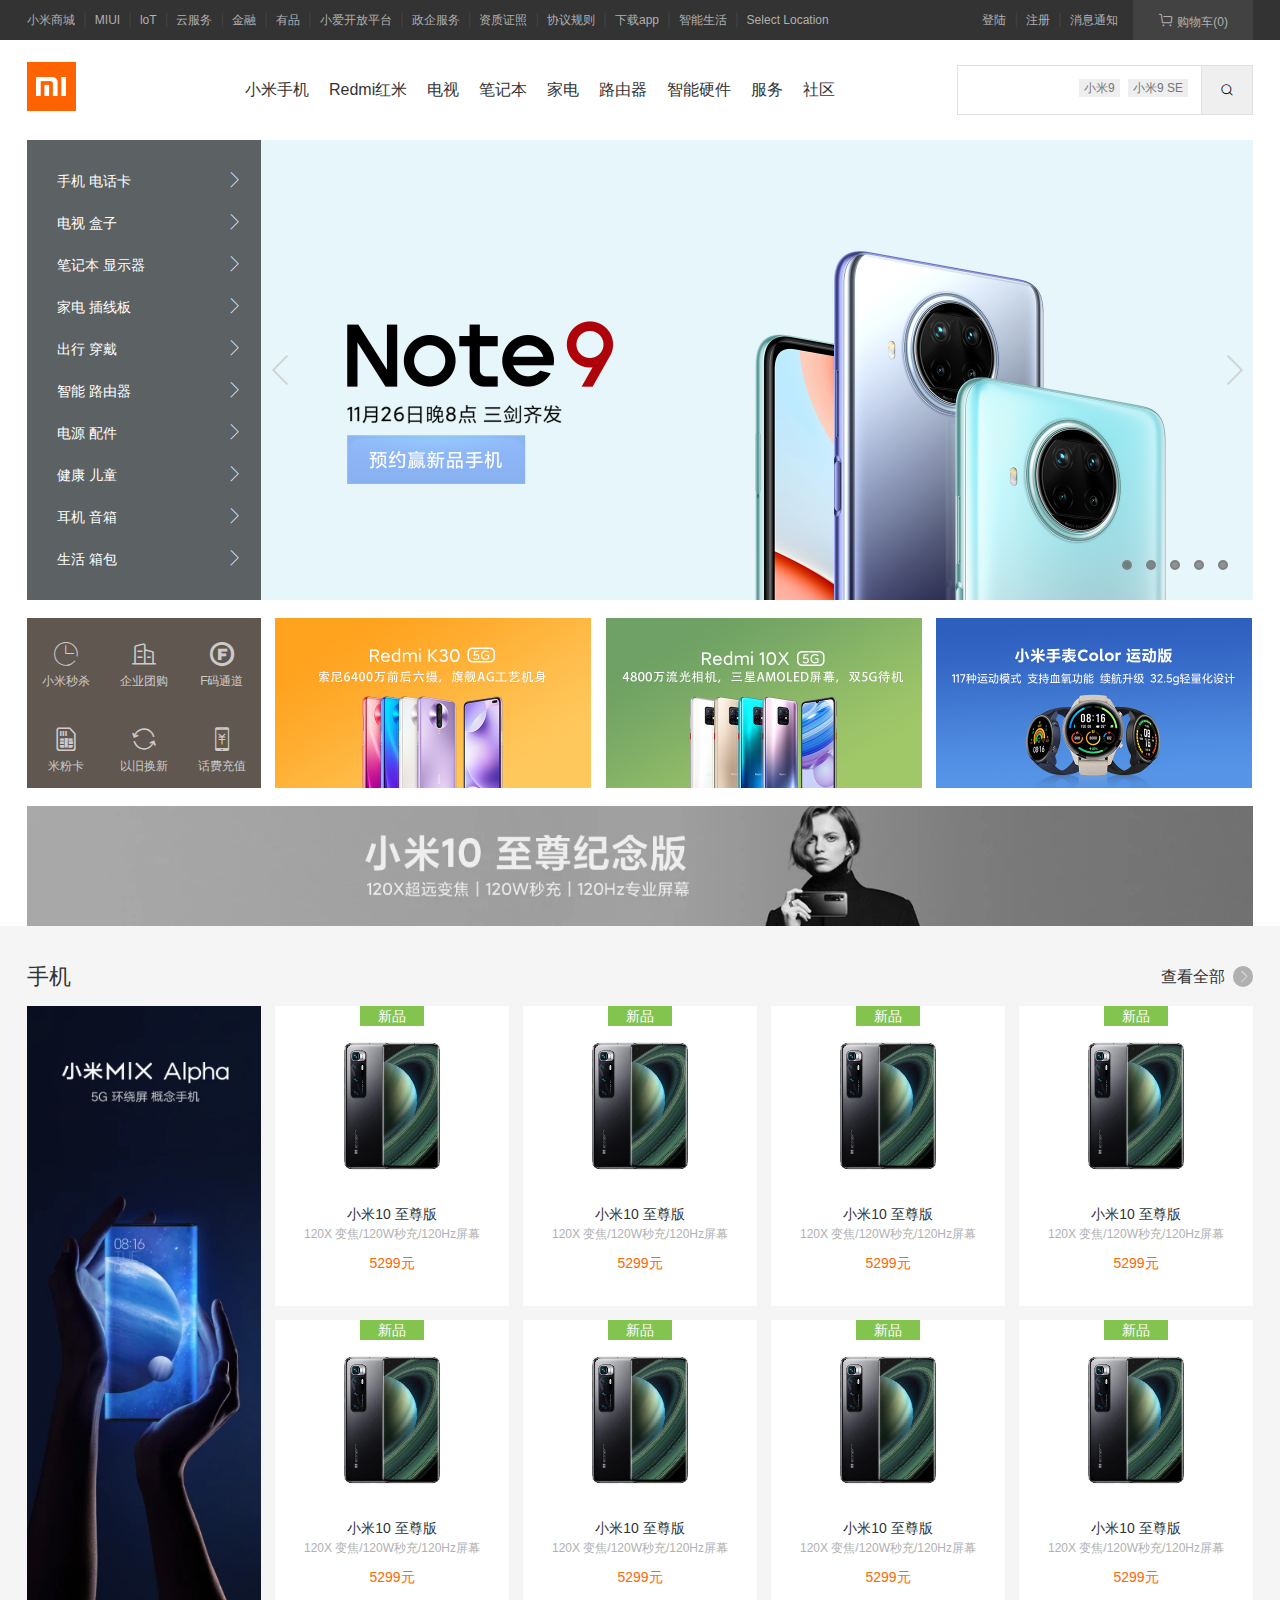
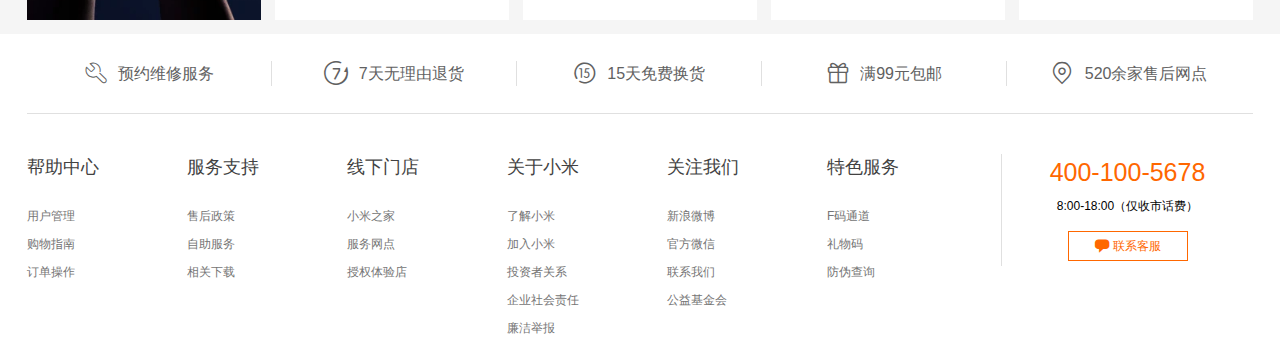
<file: index.html>
<!DOCTYPE html>
<html lang="en">
<head>
    <meta charset="UTF-8">
    <title>小米商城</title>
    <link rel="stylesheet" href="css/react.css">
    <link rel="stylesheet" href="css/index.css">
    <link rel="stylesheet" href="css/fonts.css">
</head>
<body>
     <!-- 顶部栏 -->
     <div class="topBar">
        <div class="container">
            <div class="topBar-list">
                <a href="#">小米商城</a>
                <span>|</span>
                <a href="#">MIUI</a>
                <span>|</span>
                <a href="#">loT</a>
                <span>|</span>
                <a href="#">云服务</a>
                <span>|</span>
                <a href="#">金融</a>
                <span>|</span>
                <a href="#">有品</a>
                <span>|</span>
                <a href="#">小爱开放平台</a>
                <span>|</span>
                <a href="#">政企服务</a>
                <span>|</span>
                <a href="#">资质证照</a>
                <span>|</span>
                <a href="#">协议规则</a>
                <span>|</span>
                <a href="#">下载app</a>
                <span>|</span>
                <a href="#">智能生活</a>
                <span>|</span>
                <a href="#">Select Location</a>
            </div>
            <div class="shop">
                <a href="#">
                    <i class="iconfont">&#xe65d;</i>
                    购物车(0)
                </a>
            </div>
            <div class="login">
                <a href="#">登陆</a>
                <span>|</span>
                <a href="#">注册</a>
                <span>|</span>
                <a href="#">消息通知</a>
            </div>
        </div>
     </div>
     <!-- 导航栏 -->
     <div class="header">
        <div class="container">
            <div class="site-logo">
                <a href="#">
                    <img src="images/mi-logo.png" alt="">
                </a>
            </div>
            <div class="site-list">
                <ul class="clearfix">
                    <li class="site-category">
                        <a href="#">全部商品分类</a>
                        <!-- 侧边栏 -->
                        <div class="category-list">
                            <ul>
                                <li>
                                    <a href="#">手机 电话卡<span><i class="iconfont">&#xe633;</i></span></a>
                                </li>
                                <li>
                                    <a href="#">电视 盒子<span><i class="iconfont">&#xe633;</i></span></a>
                                </li>
                                <li>
                                    <a href="#">笔记本 显示器<span><i class="iconfont">&#xe633;</i></span></a>
                                </li>
                                <li>
                                    <a href="#">家电 插线板<span><i class="iconfont">&#xe633;</i></span></a>
                                </li>
                                <li>
                                    <a href="#"> 出行 穿戴<span><i class="iconfont">&#xe633;</i></span></a>
                                </li>
                                <li>
                                    <a href="#">智能 路由器<span><i class="iconfont">&#xe633;</i></span></a>
                                </li>
                                <li>
                                    <a href="#">电源 配件<span><i class="iconfont">&#xe633;</i></span></a>
                                </li>
                                <li>
                                    <a href="#">健康 儿童<span><i class="iconfont">&#xe633;</i></span></a>
                                </li>
                                <li>
                                    <a href="#">耳机 音箱<span><i class="iconfont">&#xe633;</i></span></a>
                                </li>
                                <li>
                                    <a href="#">生活 箱包<span><i class="iconfont">&#xe633;</i></span></a>
                                </li>
                            </ul>
                        </div>
                    </li>
                    <li><a href="#">小米手机</a></li>
                    <li><a href="#">Redmi红米</a></li>
                    <li><a href="#">电视</a></li>
                    <li><a href="#">笔记本</a></li>
                    <li><a href="#">家电</a></li>
                    <li><a href="#">路由器</a></li>
                    <li><a href="#">智能硬件</a></li>
                    <li><a href="#">服务</a></li>
                    <li><a href="#">社区</a></li>
                </ul>
            </div>
            <div class="site-search">
                <form action="">
                    <input type="text" name="shop" class="search-text">
                    <input type="submit" class="search-btn iconfont" value="&#xe603;">
                    <div class="search-word">
                        <a href="#">小米9</a>
                        <a href="#">小米9 SE</a>
                    </div>
                </form>
            </div>
        </div>
     </div>
     <!-- 主页内容 -->
     <div class="site-content">
        <div class="container">
            <!-- 轮播图 -->
            <div class="site-slider">
                <a href="#">
                    <img src="images/slider1.jpg" alt="">
                </a>
                <span class="prev"></span>
                <span class="next"></span>
                <div class="slider-item">
                    <a href="#"></a>
                    <a href="#"></a>
                    <a href="#"></a>
                    <a href="#"></a>
                    <a href="#"></a>
                </div>
            </div>
            <!-- 向导 -->
            <div class="content-sub">
                <!-- 向导左 -->
                <div class="content-channel">
                    <ul class="channel-list clearfix">
                        <li>
                            <a href="#">
                                <i class="iconfont">&#xe63d;</i>小米秒杀
                            </a>
                        </li>
                        <li>
                            <a href="#">
                                <i class="iconfont">&#xe855;</i>企业团购
                            </a>
                        </li>
                        <li>
                            <a href="#">
                                <i class="iconfont">&#xe602;</i>F码通道
                            </a>
                        </li>
                        <li>
                            <a href="#">
                                <i class="iconfont">&#xe601;</i>米粉卡
                            </a>
                        </li>
                        <li>
                            <a href="#">
                                <i class="iconfont">&#xe600;</i>以旧换新
                            </a>
                        </li>
                        <li>
                            <a href="#">
                                <i class="iconfont">&#xe618;</i>话费充值
                            </a>
                        </li>
                    </ul>
                </div>
                <!-- 向导右 -->
                <div class="content-list">
                    <ul class="clearfix">
                        <li>
                            <a href="#">
                                <img src="images/K30.jpg" alt="">
                            </a>
                        </li>
                        <li>
                            <a href="#">
                                <img src="images/10X.jpg" alt="">
                            </a>
                        </li>
                        <li>
                            <a href="#">
                                <img src="images/Color.jpg" alt="">
                            </a>
                        </li>
                    </ul>
                </div>
            </div>
        </div>
        <div class="content-banner">
            <div class="container">
                <a href="#">
                    <img src="images/banner.webp" alt="">
                </a>
            </div>
        </div>
     </div>
     <!-- 内容详情 -->
     <div class="content-desc">
        <div class="container">
            <div class="box-hd">
                <h2>手机</h2>
                <div class="more">
                    <a href="#">查看全部<i class="iconfont">&#xe633;</i></a>
                </div>
            </div>
            <div class="box-bd">
                <div class="row clearfix">
                    <!-- 内容左边 -->
                    <div class="row-l">
                        <a href="#">
                            <img src="images/mixalpha.webp" alt="">
                        </a>
                    </div>
                    <!-- 内容右边 -->
                    <div class="row-r">
                        <ul>
                            <li>
                                <!-- 图像 -->
                                <div class="figure">
                                    <a href="#">
                                        <img src="images/小米10至尊版.webp" alt="">
                                    </a>
                                </div>
                                <!-- 标题 -->
                                <h3 class="title">
                                    <a href="#">
                                        小米10 至尊版
                                    </a>
                                </h3>
                                <p class="desc">120X 变焦/120W秒充/120Hz屏幕</p>
                                <p class="price">
                                    <span class="num">5299</span>元
                                </p>
                                <div class="flag flag-new">新品</div>
                            </li>
                            <li>
                                <!-- 图像 -->
                                <div class="figure">
                                    <a href="#">
                                        <img src="images/小米10至尊版.webp" alt="">
                                    </a>
                                </div>
                                <!-- 标题 -->
                                <h3 class="title">
                                    <a href="#">
                                        小米10 至尊版
                                    </a>
                                </h3>
                                <p class="desc">120X 变焦/120W秒充/120Hz屏幕</p>
                                <p class="price">
                                    <span class="num">5299</span>元
                                </p>
                                <div class="flag flag-new">新品</div>
                            </li>
                            <li>
                                <!-- 图像 -->
                                <div class="figure">
                                    <a href="#">
                                        <img src="images/小米10至尊版.webp" alt="">
                                    </a>
                                </div>
                                <!-- 标题 -->
                                <h3 class="title">
                                    <a href="#">
                                        小米10 至尊版
                                    </a>
                                </h3>
                                <p class="desc">120X 变焦/120W秒充/120Hz屏幕</p>
                                <p class="price">
                                    <span class="num">5299</span>元
                                </p>
                                <div class="flag flag-new">新品</div>
                            </li>
                            <li>
                                <!-- 图像 -->
                                <div class="figure">
                                    <a href="#">
                                        <img src="images/小米10至尊版.webp" alt="">
                                    </a>
                                </div>
                                <!-- 标题 -->
                                <h3 class="title">
                                    <a href="#">
                                        小米10 至尊版
                                    </a>
                                </h3>
                                <p class="desc">120X 变焦/120W秒充/120Hz屏幕</p>
                                <p class="price">
                                    <span class="num">5299</span>元
                                </p>
                                <div class="flag flag-new">新品</div>
                            </li>
                            <li>
                                <!-- 图像 -->
                                <div class="figure">
                                    <a href="#">
                                        <img src="images/小米10至尊版.webp" alt="">
                                    </a>
                                </div>
                                <!-- 标题 -->
                                <h3 class="title">
                                    <a href="#">
                                        小米10 至尊版
                                    </a>
                                </h3>
                                <p class="desc">120X 变焦/120W秒充/120Hz屏幕</p>
                                <p class="price">
                                    <span class="num">5299</span>元
                                </p>
                                <div class="flag flag-new">新品</div>
                            </li>
                            <li>
                                <!-- 图像 -->
                                <div class="figure">
                                    <a href="#">
                                        <img src="images/小米10至尊版.webp" alt="">
                                    </a>
                                </div>
                                <!-- 标题 -->
                                <h3 class="title">
                                    <a href="#">
                                        小米10 至尊版
                                    </a>
                                </h3>
                                <p class="desc">120X 变焦/120W秒充/120Hz屏幕</p>
                                <p class="price">
                                    <span class="num">5299</span>元
                                </p>
                                <div class="flag flag-new">新品</div>
                            </li>
                            <li>
                                <!-- 图像 -->
                                <div class="figure">
                                    <a href="#">
                                        <img src="images/小米10至尊版.webp" alt="">
                                    </a>
                                </div>
                                <!-- 标题 -->
                                <h3 class="title">
                                    <a href="#">
                                        小米10 至尊版
                                    </a>
                                </h3>
                                <p class="desc">120X 变焦/120W秒充/120Hz屏幕</p>
                                <p class="price">
                                    <span class="num">5299</span>元
                                </p>
                                <div class="flag flag-new">新品</div>
                            </li>
                            <li>
                                <!-- 图像 -->
                                <div class="figure">
                                    <a href="#">
                                        <img src="images/小米10至尊版.webp" alt="">
                                    </a>
                                </div>
                                <!-- 标题 -->
                                <h3 class="title">
                                    <a href="#">
                                        小米10 至尊版
                                    </a>
                                </h3>
                                <p class="desc">120X 变焦/120W秒充/120Hz屏幕</p>
                                <p class="price">
                                    <span class="num">5299</span>元
                                </p>
                                <div class="flag flag-new">新品</div>
                            </li>
                        </ul>
                    </div>
                </div>
            </div>
        </div>
     </div>
     <!-- 脚部 -->
     <div class="footer">
        <div class="container">
            <div class="footer-service">
                <ul class="clearfix">
                    <li class="first">
                        <a href="#">
                            <i class="iconfont">&#xe605;</i>
                            预约维修服务
                        </a>
                    </li>
                    <li>
                        <a href="#">
                            <i class="iconfont">&#xe606;</i>
                            7天无理由退货
                        </a>
                    </li>
                    <li>
                        <a href="#">
                            <i class="iconfont">&#xe611;</i>
                            15天免费换货
                        </a>
                    </li>
                    <li>
                        <a href="#">
                            <i class="iconfont">&#xe604;</i>
                            满99元包邮
                        </a>
                    </li>
                    <li>
                        <a href="#">
                            <i class="iconfont">&#xe607;</i>
                            520余家售后网点
                        </a>
                    </li>
                </ul>
            </div>
            <div class="footer-links clearfix">
                <dl class="col-links">
                    <dt>帮助中心</dt>
                    <dd>用户管理</dd>
                    <dd>购物指南</dd>
                    <dd>订单操作</dd>
                </dl>
                <dl class="col-links">
                    <dt>服务支持</dt>
                    <dd>售后政策</dd>
                    <dd>自助服务</dd>
                    <dd>相关下载</dd>
                </dl>
                <dl class="col-links">
                    <dt>线下门店</dt>
                    <dd>小米之家</dd>
                    <dd>服务网点</dd>
                    <dd>授权体验店</dd>
                </dl>
                <dl class="col-links">
                    <dt>关于小米</dt>
                    <dd>了解小米</dd>
                    <dd>加入小米</dd>
                    <dd>投资者关系</dd>
                    <dd>企业社会责任</dd>
                    <dd>廉洁举报</dd>
                </dl>
                <dl class="col-links">
                    <dt>关注我们</dt>
                    <dd>新浪微博</dd>
                    <dd>官方微信</dd>
                    <dd>联系我们</dd>
                    <dd>公益基金会</dd>
                </dl>
                <dl class="col-links">
                    <dt>特色服务</dt>
                    <dd>F码通道</dd>
                    <dd>礼物码</dd>
                    <dd>防伪查询</dd>
                </dl>
                <div class="col-contact">
                    <p class="iphone">400-100-5678</p>
                    <p>8:00-18:00（仅收市话费）</p>
                    <a href="#">
                        <i class="iconfont">&#xe608;</i>
                        联系客服
                    </a>
                </div>
            </div>
            
        </div>
     </div>
</body>
</html>
</file>
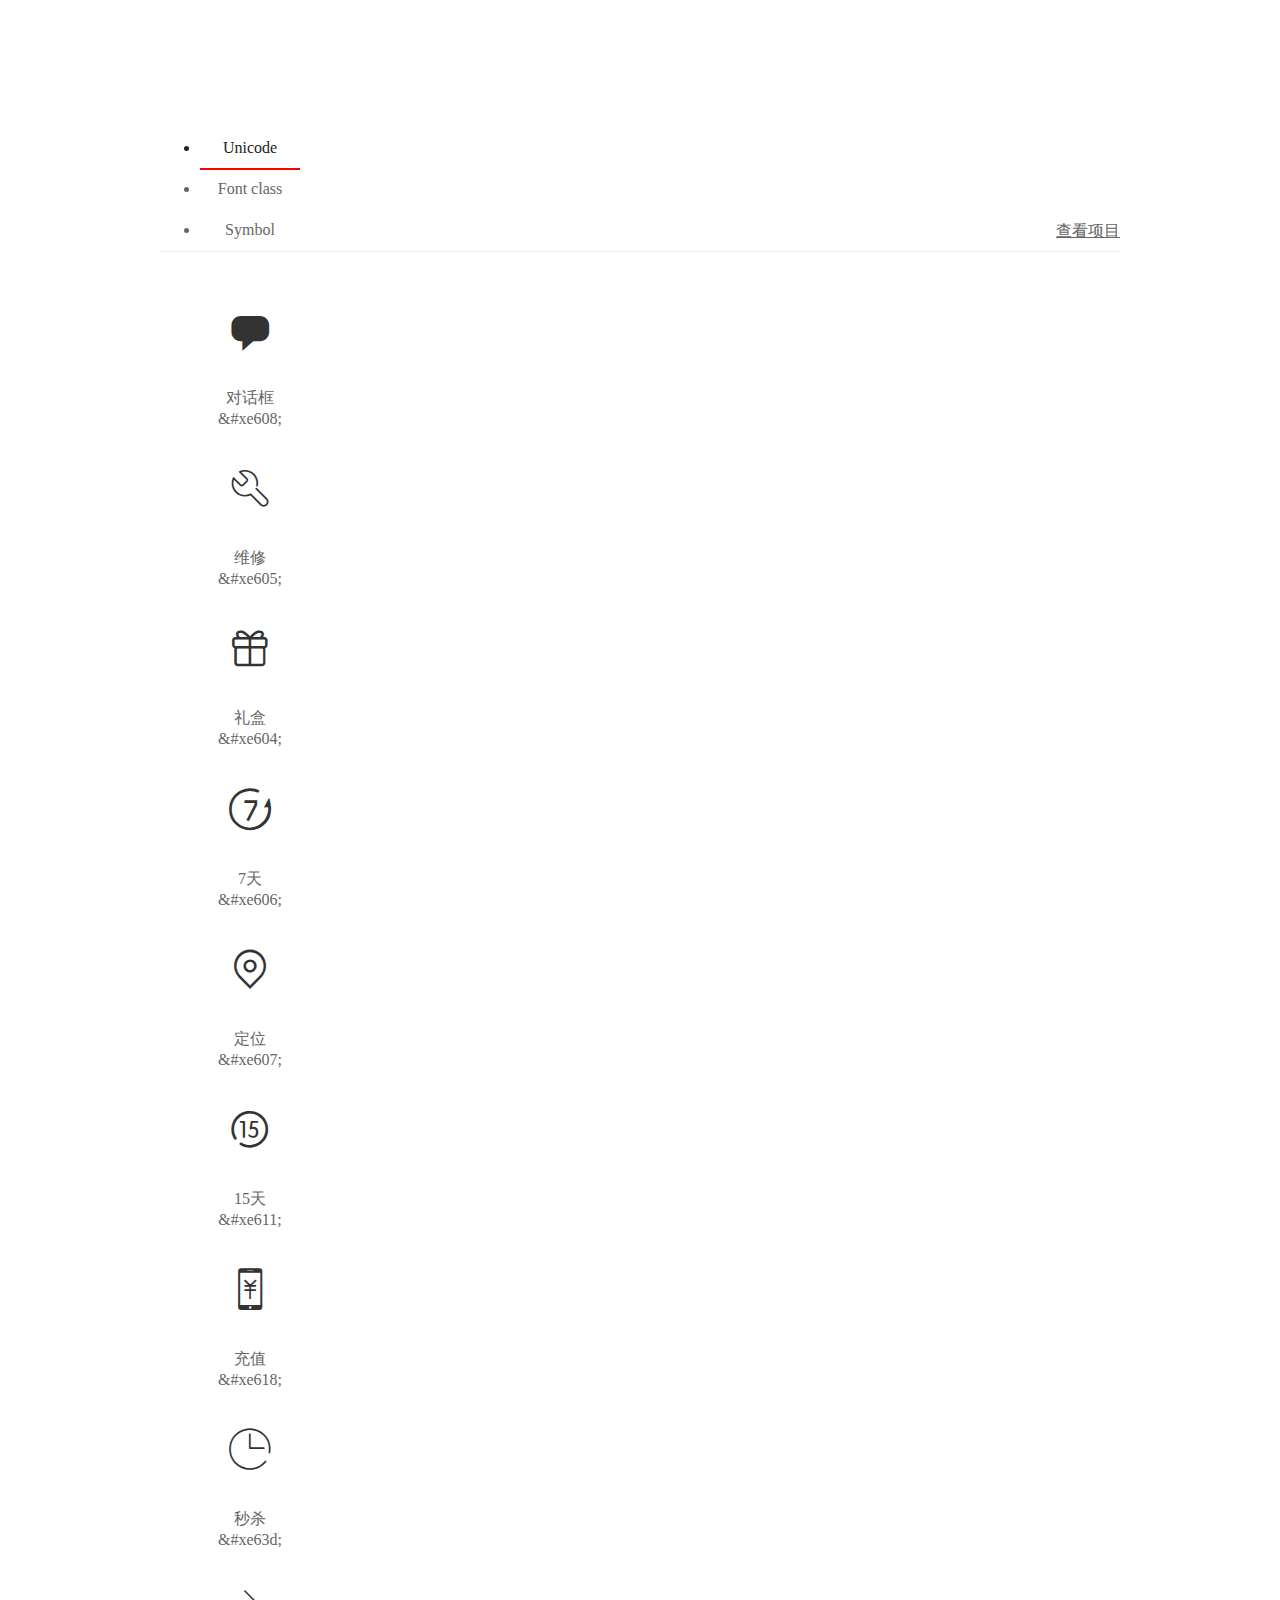
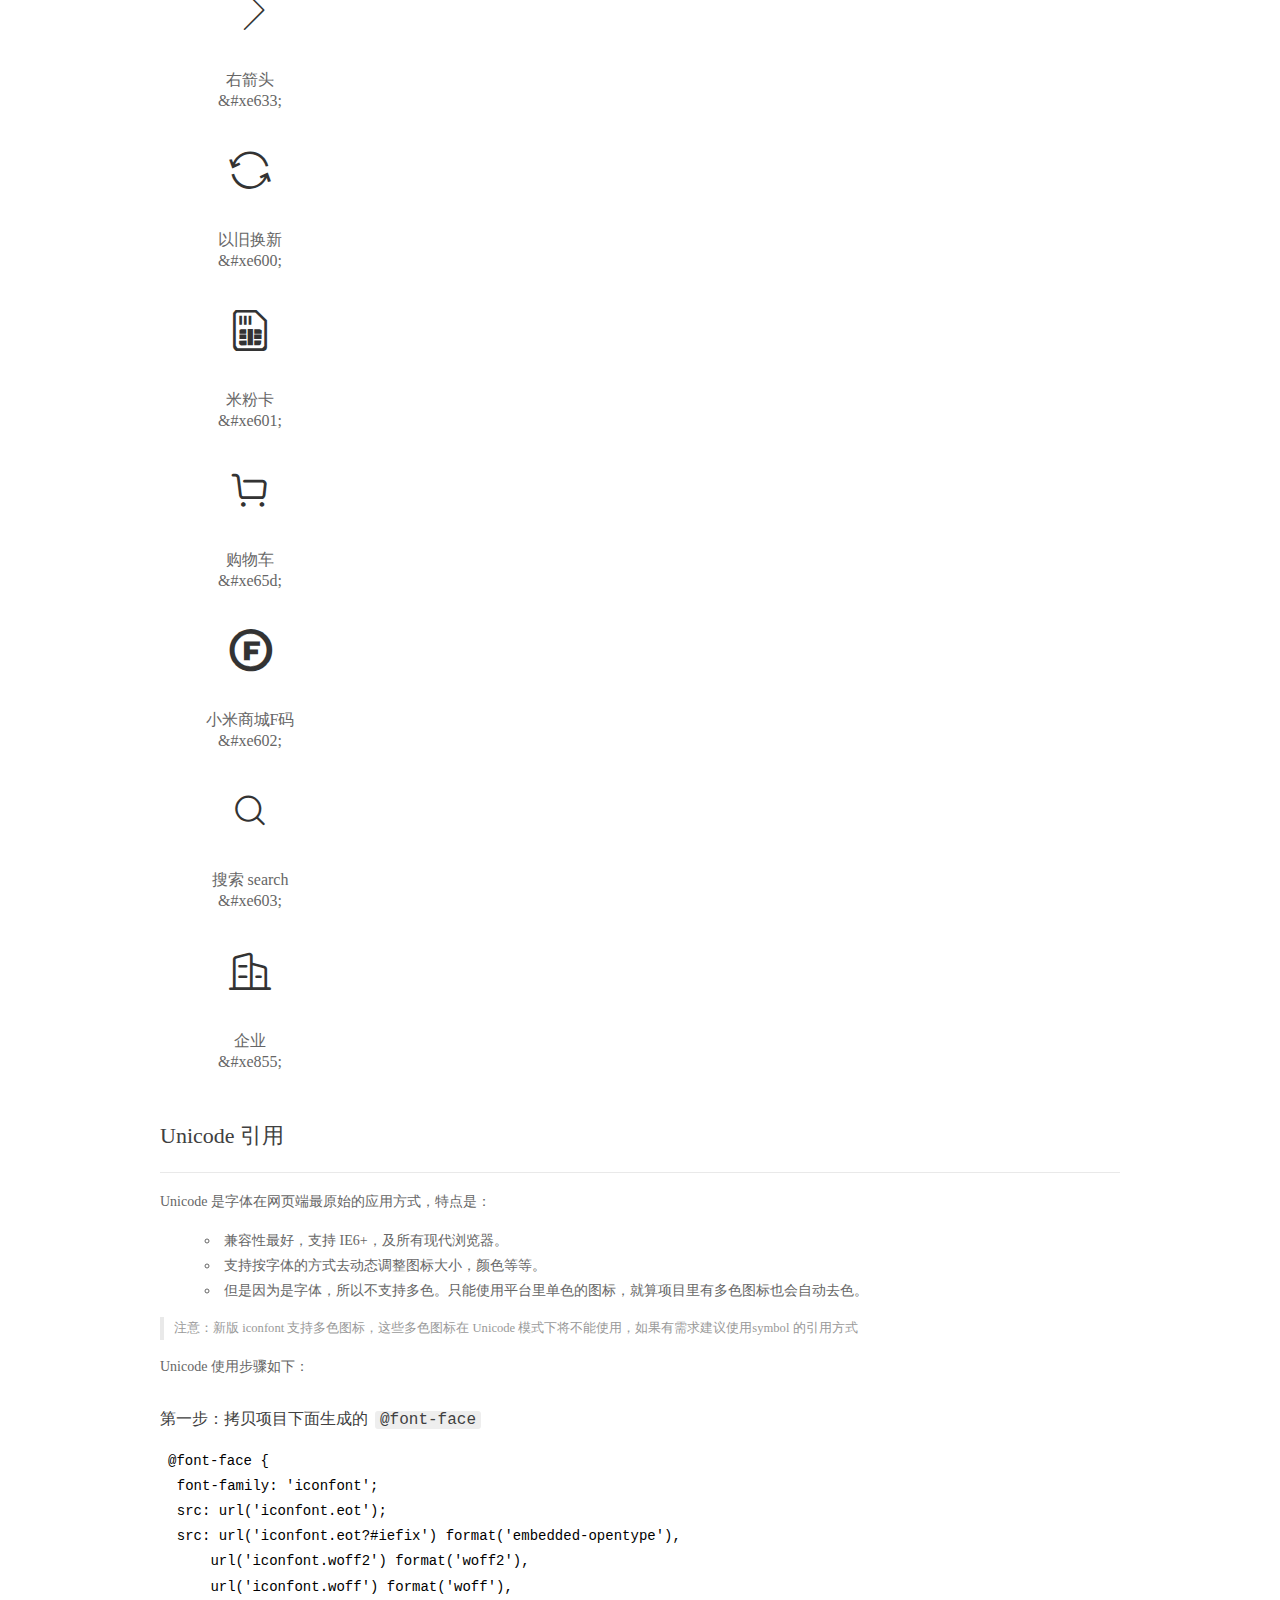
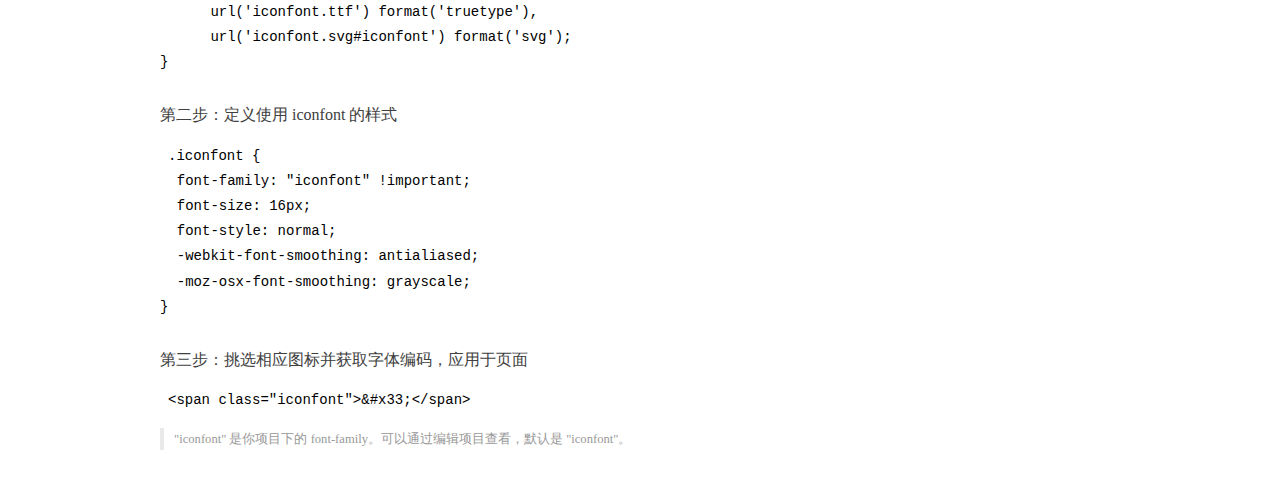
<file: fonts/demo_index.html>
<!DOCTYPE html>
<html>
<head>
  <meta charset="utf-8"/>
  <title>IconFont Demo</title>
  <link rel="shortcut icon" href="https://img.alicdn.com/tps/i4/TB1_oz6GVXXXXaFXpXXJDFnIXXX-64-64.ico" type="image/x-icon"/>
  <link rel="stylesheet" href="https://g.alicdn.com/thx/cube/1.3.2/cube.min.css">
  <link rel="stylesheet" href="demo.css">
  <link rel="stylesheet" href="iconfont.css">
  <script src="iconfont.js"></script>
  <!-- jQuery -->
  <script src="https://a1.alicdn.com/oss/uploads/2018/12/26/7bfddb60-08e8-11e9-9b04-53e73bb6408b.js"></script>
  <!-- 代码高亮 -->
  <script src="https://a1.alicdn.com/oss/uploads/2018/12/26/a3f714d0-08e6-11e9-8a15-ebf944d7534c.js"></script>
</head>
<body>
  <div class="main">
    <h1 class="logo"><a href="https://www.iconfont.cn/" title="iconfont 首页" target="_blank">&#xe86b;</a></h1>
    <div class="nav-tabs">
      <ul id="tabs" class="dib-box">
        <li class="dib active"><span>Unicode</span></li>
        <li class="dib"><span>Font class</span></li>
        <li class="dib"><span>Symbol</span></li>
      </ul>
      
      <a href="https://www.iconfont.cn/manage/index?manage_type=myprojects&projectId=2218827" target="_blank" class="nav-more">查看项目</a>
      
    </div>
    <div class="tab-container">
      <div class="content unicode" style="display: block;">
          <ul class="icon_lists dib-box">
          
            <li class="dib">
              <span class="icon iconfont">&#xe608;</span>
                <div class="name">对话框</div>
                <div class="code-name">&amp;#xe608;</div>
              </li>
          
            <li class="dib">
              <span class="icon iconfont">&#xe605;</span>
                <div class="name">维修</div>
                <div class="code-name">&amp;#xe605;</div>
              </li>
          
            <li class="dib">
              <span class="icon iconfont">&#xe604;</span>
                <div class="name">礼盒</div>
                <div class="code-name">&amp;#xe604;</div>
              </li>
          
            <li class="dib">
              <span class="icon iconfont">&#xe606;</span>
                <div class="name">7天</div>
                <div class="code-name">&amp;#xe606;</div>
              </li>
          
            <li class="dib">
              <span class="icon iconfont">&#xe607;</span>
                <div class="name">定位</div>
                <div class="code-name">&amp;#xe607;</div>
              </li>
          
            <li class="dib">
              <span class="icon iconfont">&#xe611;</span>
                <div class="name">15天</div>
                <div class="code-name">&amp;#xe611;</div>
              </li>
          
            <li class="dib">
              <span class="icon iconfont">&#xe618;</span>
                <div class="name">充值</div>
                <div class="code-name">&amp;#xe618;</div>
              </li>
          
            <li class="dib">
              <span class="icon iconfont">&#xe63d;</span>
                <div class="name">秒杀</div>
                <div class="code-name">&amp;#xe63d;</div>
              </li>
          
            <li class="dib">
              <span class="icon iconfont">&#xe633;</span>
                <div class="name">右箭头</div>
                <div class="code-name">&amp;#xe633;</div>
              </li>
          
            <li class="dib">
              <span class="icon iconfont">&#xe600;</span>
                <div class="name">以旧换新</div>
                <div class="code-name">&amp;#xe600;</div>
              </li>
          
            <li class="dib">
              <span class="icon iconfont">&#xe601;</span>
                <div class="name">米粉卡</div>
                <div class="code-name">&amp;#xe601;</div>
              </li>
          
            <li class="dib">
              <span class="icon iconfont">&#xe65d;</span>
                <div class="name">购物车</div>
                <div class="code-name">&amp;#xe65d;</div>
              </li>
          
            <li class="dib">
              <span class="icon iconfont">&#xe602;</span>
                <div class="name">小米商城F码</div>
                <div class="code-name">&amp;#xe602;</div>
              </li>
          
            <li class="dib">
              <span class="icon iconfont">&#xe603;</span>
                <div class="name">搜索 search</div>
                <div class="code-name">&amp;#xe603;</div>
              </li>
          
            <li class="dib">
              <span class="icon iconfont">&#xe855;</span>
                <div class="name">企业</div>
                <div class="code-name">&amp;#xe855;</div>
              </li>
          
          </ul>
          <div class="article markdown">
          <h2 id="unicode-">Unicode 引用</h2>
          <hr>

          <p>Unicode 是字体在网页端最原始的应用方式，特点是：</p>
          <ul>
            <li>兼容性最好，支持 IE6+，及所有现代浏览器。</li>
            <li>支持按字体的方式去动态调整图标大小，颜色等等。</li>
            <li>但是因为是字体，所以不支持多色。只能使用平台里单色的图标，就算项目里有多色图标也会自动去色。</li>
          </ul>
          <blockquote>
            <p>注意：新版 iconfont 支持多色图标，这些多色图标在 Unicode 模式下将不能使用，如果有需求建议使用symbol 的引用方式</p>
          </blockquote>
          <p>Unicode 使用步骤如下：</p>
          <h3 id="-font-face">第一步：拷贝项目下面生成的 <code>@font-face</code></h3>
<pre><code class="language-css"
>@font-face {
  font-family: 'iconfont';
  src: url('iconfont.eot');
  src: url('iconfont.eot?#iefix') format('embedded-opentype'),
      url('iconfont.woff2') format('woff2'),
      url('iconfont.woff') format('woff'),
      url('iconfont.ttf') format('truetype'),
      url('iconfont.svg#iconfont') format('svg');
}
</code></pre>
          <h3 id="-iconfont-">第二步：定义使用 iconfont 的样式</h3>
<pre><code class="language-css"
>.iconfont {
  font-family: "iconfont" !important;
  font-size: 16px;
  font-style: normal;
  -webkit-font-smoothing: antialiased;
  -moz-osx-font-smoothing: grayscale;
}
</code></pre>
          <h3 id="-">第三步：挑选相应图标并获取字体编码，应用于页面</h3>
<pre>
<code class="language-html"
>&lt;span class="iconfont"&gt;&amp;#x33;&lt;/span&gt;
</code></pre>
          <blockquote>
            <p>"iconfont" 是你项目下的 font-family。可以通过编辑项目查看，默认是 "iconfont"。</p>
          </blockquote>
          </div>
      </div>
      <div class="content font-class">
        <ul class="icon_lists dib-box">
          
          <li class="dib">
            <span class="icon iconfont icon-duihuakuang"></span>
            <div class="name">
              对话框
            </div>
            <div class="code-name">.icon-duihuakuang
            </div>
          </li>
          
          <li class="dib">
            <span class="icon iconfont icon-weixiu"></span>
            <div class="name">
              维修
            </div>
            <div class="code-name">.icon-weixiu
            </div>
          </li>
          
          <li class="dib">
            <span class="icon iconfont icon-lihe"></span>
            <div class="name">
              礼盒
            </div>
            <div class="code-name">.icon-lihe
            </div>
          </li>
          
          <li class="dib">
            <span class="icon iconfont icon-sevenday"></span>
            <div class="name">
              7天
            </div>
            <div class="code-name">.icon-sevenday
            </div>
          </li>
          
          <li class="dib">
            <span class="icon iconfont icon-icon-dingwei"></span>
            <div class="name">
              定位
            </div>
            <div class="code-name">.icon-icon-dingwei
            </div>
          </li>
          
          <li class="dib">
            <span class="icon iconfont icon-tianwuliyoutuihuo"></span>
            <div class="name">
              15天
            </div>
            <div class="code-name">.icon-tianwuliyoutuihuo
            </div>
          </li>
          
          <li class="dib">
            <span class="icon iconfont icon-chongzhi"></span>
            <div class="name">
              充值
            </div>
            <div class="code-name">.icon-chongzhi
            </div>
          </li>
          
          <li class="dib">
            <span class="icon iconfont icon-miaosha"></span>
            <div class="name">
              秒杀
            </div>
            <div class="code-name">.icon-miaosha
            </div>
          </li>
          
          <li class="dib">
            <span class="icon iconfont icon-iconfontjiantou3"></span>
            <div class="name">
              右箭头
            </div>
            <div class="code-name">.icon-iconfontjiantou3
            </div>
          </li>
          
          <li class="dib">
            <span class="icon iconfont icon-icon-_yijiuhuanxin"></span>
            <div class="name">
              以旧换新
            </div>
            <div class="code-name">.icon-icon-_yijiuhuanxin
            </div>
          </li>
          
          <li class="dib">
            <span class="icon iconfont icon-mifenqia-copy"></span>
            <div class="name">
              米粉卡
            </div>
            <div class="code-name">.icon-mifenqia-copy
            </div>
          </li>
          
          <li class="dib">
            <span class="icon iconfont icon-gouwuche"></span>
            <div class="name">
              购物车
            </div>
            <div class="code-name">.icon-gouwuche
            </div>
          </li>
          
          <li class="dib">
            <span class="icon iconfont icon-xiaomishangchengFma"></span>
            <div class="name">
              小米商城F码
            </div>
            <div class="code-name">.icon-xiaomishangchengFma
            </div>
          </li>
          
          <li class="dib">
            <span class="icon iconfont icon-search"></span>
            <div class="name">
              搜索 search
            </div>
            <div class="code-name">.icon-search
            </div>
          </li>
          
          <li class="dib">
            <span class="icon iconfont icon-qiye"></span>
            <div class="name">
              企业
            </div>
            <div class="code-name">.icon-qiye
            </div>
          </li>
          
        </ul>
        <div class="article markdown">
        <h2 id="font-class-">font-class 引用</h2>
        <hr>

        <p>font-class 是 Unicode 使用方式的一种变种，主要是解决 Unicode 书写不直观，语意不明确的问题。</p>
        <p>与 Unicode 使用方式相比，具有如下特点：</p>
        <ul>
          <li>兼容性良好，支持 IE8+，及所有现代浏览器。</li>
          <li>相比于 Unicode 语意明确，书写更直观。可以很容易分辨这个 icon 是什么。</li>
          <li>因为使用 class 来定义图标，所以当要替换图标时，只需要修改 class 里面的 Unicode 引用。</li>
          <li>不过因为本质上还是使用的字体，所以多色图标还是不支持的。</li>
        </ul>
        <p>使用步骤如下：</p>
        <h3 id="-fontclass-">第一步：引入项目下面生成的 fontclass 代码：</h3>
<pre><code class="language-html">&lt;link rel="stylesheet" href="./iconfont.css"&gt;
</code></pre>
        <h3 id="-">第二步：挑选相应图标并获取类名，应用于页面：</h3>
<pre><code class="language-html">&lt;span class="iconfont icon-xxx"&gt;&lt;/span&gt;
</code></pre>
        <blockquote>
          <p>"
            iconfont" 是你项目下的 font-family。可以通过编辑项目查看，默认是 "iconfont"。</p>
        </blockquote>
      </div>
      </div>
      <div class="content symbol">
          <ul class="icon_lists dib-box">
          
            <li class="dib">
                <svg class="icon svg-icon" aria-hidden="true">
                  <use xlink:href="#icon-duihuakuang"></use>
                </svg>
                <div class="name">对话框</div>
                <div class="code-name">#icon-duihuakuang</div>
            </li>
          
            <li class="dib">
                <svg class="icon svg-icon" aria-hidden="true">
                  <use xlink:href="#icon-weixiu"></use>
                </svg>
                <div class="name">维修</div>
                <div class="code-name">#icon-weixiu</div>
            </li>
          
            <li class="dib">
                <svg class="icon svg-icon" aria-hidden="true">
                  <use xlink:href="#icon-lihe"></use>
                </svg>
                <div class="name">礼盒</div>
                <div class="code-name">#icon-lihe</div>
            </li>
          
            <li class="dib">
                <svg class="icon svg-icon" aria-hidden="true">
                  <use xlink:href="#icon-sevenday"></use>
                </svg>
                <div class="name">7天</div>
                <div class="code-name">#icon-sevenday</div>
            </li>
          
            <li class="dib">
                <svg class="icon svg-icon" aria-hidden="true">
                  <use xlink:href="#icon-icon-dingwei"></use>
                </svg>
                <div class="name">定位</div>
                <div class="code-name">#icon-icon-dingwei</div>
            </li>
          
            <li class="dib">
                <svg class="icon svg-icon" aria-hidden="true">
                  <use xlink:href="#icon-tianwuliyoutuihuo"></use>
                </svg>
                <div class="name">15天</div>
                <div class="code-name">#icon-tianwuliyoutuihuo</div>
            </li>
          
            <li class="dib">
                <svg class="icon svg-icon" aria-hidden="true">
                  <use xlink:href="#icon-chongzhi"></use>
                </svg>
                <div class="name">充值</div>
                <div class="code-name">#icon-chongzhi</div>
            </li>
          
            <li class="dib">
                <svg class="icon svg-icon" aria-hidden="true">
                  <use xlink:href="#icon-miaosha"></use>
                </svg>
                <div class="name">秒杀</div>
                <div class="code-name">#icon-miaosha</div>
            </li>
          
            <li class="dib">
                <svg class="icon svg-icon" aria-hidden="true">
                  <use xlink:href="#icon-iconfontjiantou3"></use>
                </svg>
                <div class="name">右箭头</div>
                <div class="code-name">#icon-iconfontjiantou3</div>
            </li>
          
            <li class="dib">
                <svg class="icon svg-icon" aria-hidden="true">
                  <use xlink:href="#icon-icon-_yijiuhuanxin"></use>
                </svg>
                <div class="name">以旧换新</div>
                <div class="code-name">#icon-icon-_yijiuhuanxin</div>
            </li>
          
            <li class="dib">
                <svg class="icon svg-icon" aria-hidden="true">
                  <use xlink:href="#icon-mifenqia-copy"></use>
                </svg>
                <div class="name">米粉卡</div>
                <div class="code-name">#icon-mifenqia-copy</div>
            </li>
          
            <li class="dib">
                <svg class="icon svg-icon" aria-hidden="true">
                  <use xlink:href="#icon-gouwuche"></use>
                </svg>
                <div class="name">购物车</div>
                <div class="code-name">#icon-gouwuche</div>
            </li>
          
            <li class="dib">
                <svg class="icon svg-icon" aria-hidden="true">
                  <use xlink:href="#icon-xiaomishangchengFma"></use>
                </svg>
                <div class="name">小米商城F码</div>
                <div class="code-name">#icon-xiaomishangchengFma</div>
            </li>
          
            <li class="dib">
                <svg class="icon svg-icon" aria-hidden="true">
                  <use xlink:href="#icon-search"></use>
                </svg>
                <div class="name">搜索 search</div>
                <div class="code-name">#icon-search</div>
            </li>
          
            <li class="dib">
                <svg class="icon svg-icon" aria-hidden="true">
                  <use xlink:href="#icon-qiye"></use>
                </svg>
                <div class="name">企业</div>
                <div class="code-name">#icon-qiye</div>
            </li>
          
          </ul>
          <div class="article markdown">
          <h2 id="symbol-">Symbol 引用</h2>
          <hr>

          <p>这是一种全新的使用方式，应该说这才是未来的主流，也是平台目前推荐的用法。相关介绍可以参考这篇<a href="">文章</a>
            这种用法其实是做了一个 SVG 的集合，与另外两种相比具有如下特点：</p>
          <ul>
            <li>支持多色图标了，不再受单色限制。</li>
            <li>通过一些技巧，支持像字体那样，通过 <code>font-size</code>, <code>color</code> 来调整样式。</li>
            <li>兼容性较差，支持 IE9+，及现代浏览器。</li>
            <li>浏览器渲染 SVG 的性能一般，还不如 png。</li>
          </ul>
          <p>使用步骤如下：</p>
          <h3 id="-symbol-">第一步：引入项目下面生成的 symbol 代码：</h3>
<pre><code class="language-html">&lt;script src="./iconfont.js"&gt;&lt;/script&gt;
</code></pre>
          <h3 id="-css-">第二步：加入通用 CSS 代码（引入一次就行）：</h3>
<pre><code class="language-html">&lt;style&gt;
.icon {
  width: 1em;
  height: 1em;
  vertical-align: -0.15em;
  fill: currentColor;
  overflow: hidden;
}
&lt;/style&gt;
</code></pre>
          <h3 id="-">第三步：挑选相应图标并获取类名，应用于页面：</h3>
<pre><code class="language-html">&lt;svg class="icon" aria-hidden="true"&gt;
  &lt;use xlink:href="#icon-xxx"&gt;&lt;/use&gt;
&lt;/svg&gt;
</code></pre>
          </div>
      </div>

    </div>
  </div>
  <script>
  $(document).ready(function () {
      $('.tab-container .content:first').show()

      $('#tabs li').click(function (e) {
        var tabContent = $('.tab-container .content')
        var index = $(this).index()

        if ($(this).hasClass('active')) {
          return
        } else {
          $('#tabs li').removeClass('active')
          $(this).addClass('active')

          tabContent.hide().eq(index).fadeIn()
        }
      })
    })
  </script>
</body>
</html>
</file>
<file: css/react.css>
body,p,ul,ol,dl,dt,h1,h2,h3,h4,h5,h6,dl,dt,dd{
    margin: 0;
    padding: 0;
}
ul,ol{
    list-style: none;
}
input{
    border: none;
    outline: none;
}
*{
    text-decoration: none;
}
</file>
<file: css/index.css>
body{
    font: 14px/1.5 Helvetica Neue,Helvetica,Arial,Microsoft Yahei,Hiragino Sans GB,Heiti SC,WenQuanYi Micro Hei,sans-serif;
}
/* 小米顶部栏 start */
.topBar{
    width:100%;
    height: 40px;
    background-color: #333;
}
.container{
    width: 1226px;
    height: 100%;
    margin: 0 auto;
}
.topBar .topBar-list{
    float: left;
}
.topBar .shop{
    float: right;
    width: 120px;
    margin-left: 15px;
    height: 40px;
    line-height: 40px;
    text-align: center;
    background-color: #424242;
}
.topBar .shop a{
    width: 120px;
    height: 40px;
    display: inline-block;
}
.topBar .login{
    float: right;
}
.topBar a{
    color: #b0b0b0;
    font-size: 12px;
    display: inline-block;
    line-height: 40px;
}
.topBar a:hover{
    color: #fff;
}
.topBar span{
    color: #424242;
    margin: 0 .3em;
}
/* 小米顶部栏 end */

/* 小米导航栏 start */
.header{
    height: 100px;
}
.header .site-logo{
    float: left;
    width: 62px;
    margin-top: 22px;
}
.header .site-logo a{
    display: inline-block;
    width: 49px;
    height: 49px;
    background-color: #ff6200;
}
.header .site-list{
    float: left;
    width: 850px;
}
.header .site-list>ul{
    width: 820px;
    height: 88px;
    padding: 12px 0 0 30px;
    font-size: 16px;
}
.header .site-list>ul>li{
    float: left;
}
.header .site-list>ul>li>a{
    display: block;
    padding: 26px 10px 38px;
    color: #333;
}
.header .site-list>ul>li>a:hover{
    color: #ff6700;
}
.header .site-list>ul>.site-category{
    position: relative;
    z-index: 3;
}
.header .site-list>ul>.site-category>a{
    visibility: hidden;
}
.header .site-list>ul>li.site-category .category-list{
    position: absolute;
    top: 88px;
    left: -92px;
    width: 234px;
    height: 460px;
    background-color: rgba(0,0,0,.6);
}
.category-list>ul{
    width: 234px;
    height: 420px;
    padding: 20px 0;
}
.category-list>ul>li{
    height: 42px;
}
.category-list>ul>li>a{
    padding-left: 30px;
    display: block;
    height: 42px;
    line-height: 42px;
    font-size: 14px;
    color: #fff;
    position: relative;
}
.category-list>ul>li>a:hover{
    background-color: #ff6700;
}
.category-list>ul>li>a>span{
    position: absolute;
    top: 12px;
    right: 20px;
    font-size: 16px;
    line-height: 16px;
}
.header .site-search{
    float: right;
    width: 296px;
    margin-top: 25px;
}
.header .site-search form{
    position: relative;
    width: 296px;
    height: 50px ;
}
.header .site-search form .search-text{
    width: 223px;
    height: 48px;
    border: 1px solid #e0e0e0;
    font-size: 14px;
    padding: 0 10px;
    float: left;
}
.header .site-search form .search-btn{
    width: 52px;
    margin-left: -1px;
    height: 50px;
    border: 1px solid #e0e0e0;
    float: left;
}
.header .site-search form .search-word{
    position: absolute;
    font-size: 12px;
    top: 14px;
    right: 65px;
}
.header .site-search form .search-word a{
    display: inline-block;
    margin-left: 5px;
    padding: 0 5px;
    background-color: #eee;
    color: #757575;
}
.header .site-search form .search-word a:hover{
    color: #fff;
    background-color: #ff6700;
}
/* 小米导航栏 end */

/* 小米主页内容 start */
.site-content .site-slider{
    position: relative;
    z-index: 2;
}
.site-content .site-slider>a{
    display: block;
    width: 1226px;
    height: 460px;
}
.site-content .site-slider>a img{
    width: 1226px;
}
.site-content .site-slider>span{
    position: absolute;
    width: 41px;
    height: 69px;
    background: url(../images/icon-slides.png) no-repeat 0 0;
    top: 50%;
    margin-top: -35px;
    cursor: pointer;
}
.site-content .site-slider span.prev{
    background-position: -83px 0;
    left: 234px;
}
.site-content .site-slider span.prev:hover{
    background-position: 0px 0;
}
.site-content .site-slider span.next{
    background-position: -124px 0;
    right: 0;
}
.site-content .site-slider span.next:hover{
    background-position: -42px 0;
}
.site-content .slider-item{
    position: absolute;
    width: 200px;
    height: 30px;
    line-height: 30px;
    text-align: right;
    bottom:20px;
    right: 20px;
}
.slider-item a{
    display: inline-block;
    width: 6px;
    height: 6px;
    background-color: rgba(0, 0, 0, .4);
    margin: 0 5px;
    border-radius: 6px;
    border: 2px solid gray;
}
.slider-item a:hover{
    background-color: rgba(255, 255, 255, .4);
}
/* 向导样式 start */
.content-sub{
    margin-top: 18px;
    overflow: hidden;
}
.content-sub .content-channel{
    float: left;
    width: 234px;
}
.content-sub .content-channel ul{
    background: #5f5750;
    font-size: 12px;
    text-align: center;
}
.content-sub .content-channel ul li{
    float: left;
    width: 33.3%;
    height: 85px;
}
.content-sub .content-channel ul li a{
    display: block;
    color: rgba(255, 255, 255, .7);
    padding-top: 18px;
}
.content-sub .content-channel ul li a i{
    font-size: 24px;
    display: block;
}
.content-sub .content-list{
    float: left;
    width: 992px;
}
.content-sub .content-list ul{
    width: 992px;
}
.content-sub .content-list ul li{
    float: left;
    width: 33.3%;
    text-align: right;
}
.content-sub .content-list ul li a{
    display: block;
    height: 170px;
}
.content-sub .content-list ul li a img{
    width: 316px;
    height: 170px;
}
/* 向导样式 end */
.content-banner{
    margin-top: 18px;
}
.content-banner a{
    display: block;
    width: 1226px;
    height: 120px;
}
.content-banner a img{
    width: 1226px;
    height: 120px;
}
/* 小米主页内容 end */

/* 小米内容描述 start */
.content-desc{
    padding-top: 22px;
    background-color: #f5f5f5;
}
/* 内容详情标题 start */
.content-desc .box-hd{
    height: 58px;
    position: relative;
}
.content-desc .box-hd h2{
    font-size: 22px;
    font-weight: 200;
    line-height: 58px;
    color: #333;
}
.content-desc .box-hd .more{
    position: absolute;
    right: 0;
    top: 0;
}
.content-desc .box-hd .more a{
    font-size: 16px;
    line-height: 58px;
    color: #333;
}
.content-desc .box-hd .more a i{
    width: 12px;
    height: 12px;
    padding: 4px;
    margin-left: 8px;
    border-radius: 12px;
    background-color: #b0b0b0;
    color: #fff;
    font-size: 12px;
    vertical-align: 1px;
}
.content-desc .box-hd .more a:hover{
    color: #ff6700;
}
.content-desc .box-hd .more a:hover i{
    background-color: #ff6700;
}
/* 内容详情标题 end */
/* 内容详情 start */
.box-bd .row-l{
    float: left;
    width: 234px;
}
.box-bd .row-r{
    float: left;
    width: 992px;
}
.box-bd .row-l a{
    display: block;
    width: 100%;
    height: 100%;
}
.box-bd .row-l a img{
    width: 234px;
    height: 614px;
}
.box-bd .row-r ul{
    overflow: hidden;
}
.box-bd .row-r ul li{
    float: left;
    width: 234px;
    height: 260px;
    padding: 20px 0;
    background-color: #fff;
    position: relative;
    margin-left: 14px;
    margin-bottom: 14px;
}
.box-bd .row-r ul li .figure{
    width: 160px;
    height: 160px;
    margin: 0 auto 18px;
}
.box-bd .row-r ul li .figure a{
    display: block;
}
.box-bd .row-r ul li .figure a img{
    width: 160px;
    height: 160px;
}
.box-bd .row-r ul li .title{
    font-size: 14px;
    font-weight: 400;
    text-align: center;
}
.box-bd .row-r ul li .title a{
    color: #333;
}
.box-bd .row-r ul li .desc{
    height: 18px;
    font-size: 12px;
    text-align: center;
    color: #b0b0b0;
    margin: 0 10px 10px;
    overflow: hidden;
    white-space: nowrap; 
    text-overflow: ellipsis;
}
.box-bd .row-r ul li .price{
    text-align: center;
    color: #ff6700;
}
.box-bd .row-r ul li .flag{
    position: absolute;
    top: 0;
    left: 0;
    width: 64px;
    height: 20px;
    background-color: #83c44e;
    text-align: center;
    color: #fff;
    left: 50%;
    margin-left: -32px;
}
/* 内容详情标题 end */
/* 小米内容描述 end */

/* 小米脚部 start */
.footer .footer-service{
    padding: 27px 0;
    border-bottom: 1px solid #e0e0e0;
}
.footer .footer-service ul li{
    float: left;
    width: 19.9%;
    height: 25px;
    font-size: 16px;
    line-height: 25px;
    text-align: center;
    border-left: 1px solid #e0e0e0;
}
.footer .footer-service ul li.first{
    border-left: 0;
}
.footer .footer-service ul li a{
    color: #616161;
}
.footer .footer-service ul li .iconfont{
    font-size: 24px;
    margin-right: 6px;
    line-height: 24px;
    vertical-align: -3px;
}
.footer .footer-links{
    padding: 40px 0;
}
.footer .footer-links dl{
    float: left;
    width: 160px;
    height: 112px;
}
.footer .footer-links dl dt{
    margin-bottom: 26px;
    font-size: 18px;
    color: #424242;
}
.footer .footer-links dl dd{
    font-size: 12px;
    margin-top: 10px;
    color: #757575;
    cursor: pointer;
}
.footer .footer-links dl dd:hover{
    color: #ff6700;
}
.footer .footer-links .col-contact{
    float: right;
    width: 251px;
    height: 112px;
    border-left: 1px solid #e0e0e0;
    text-align: center;
}
.footer .footer-links .col-contact .iphone{
    color: #ff6700;
    font-size: 25px;
    margin-bottom: 5px;
}
.footer .footer-links .col-contact p{
    margin-bottom: 16px;
    font-size: 12px;
}
.footer .footer-links .col-contact a{
    display: inline-block;
    width: 118px;
    height: 28px;
    border: 1px solid #ff6700;
    color: #ff6700;
    font-size: 12px;
}
.footer .footer-links .col-contact a:hover{
    background-color: #ff6700;
    color: #fff;
}
/* 小米脚部 end */

.clearfix::after{
    content:'';
    clear: both;
    display: block;
}
</file>
<file: css/fonts.css>
@font-face {
    font-family: 'iconfont';
    src: url('../fonts/iconfont.eot');
    src: url('../fonts/iconfont.eot?#iefix') format('embedded-opentype'),
        url('../fonts/iconfont.woff2') format('woff2'),
        url('../fonts/iconfont.woff') format('woff'),
        url('../fonts/iconfont.ttf') format('truetype'),
        url('../fonts/iconfont.svg#iconfont') format('svg');
  }
  .iconfont {
    font-family: "iconfont" !important;
    font-size: 16px;
    font-style: normal;
    -webkit-font-smoothing: antialiased;
    -moz-osx-font-smoothing: grayscale;
  }
</file>
<file: fonts/demo.css>
/* Logo 字体 */
@font-face {
  font-family: "iconfont logo";
  src: url('https://at.alicdn.com/t/font_985780_km7mi63cihi.eot?t=1545807318834');
  src: url('https://at.alicdn.com/t/font_985780_km7mi63cihi.eot?t=1545807318834#iefix') format('embedded-opentype'),
    url('https://at.alicdn.com/t/font_985780_km7mi63cihi.woff?t=1545807318834') format('woff'),
    url('https://at.alicdn.com/t/font_985780_km7mi63cihi.ttf?t=1545807318834') format('truetype'),
    url('https://at.alicdn.com/t/font_985780_km7mi63cihi.svg?t=1545807318834#iconfont') format('svg');
}

.logo {
  font-family: "iconfont logo";
  font-size: 160px;
  font-style: normal;
  -webkit-font-smoothing: antialiased;
  -moz-osx-font-smoothing: grayscale;
}

/* tabs */
.nav-tabs {
  position: relative;
}

.nav-tabs .nav-more {
  position: absolute;
  right: 0;
  bottom: 0;
  height: 42px;
  line-height: 42px;
  color: #666;
}

#tabs {
  border-bottom: 1px solid #eee;
}

#tabs li {
  cursor: pointer;
  width: 100px;
  height: 40px;
  line-height: 40px;
  text-align: center;
  font-size: 16px;
  border-bottom: 2px solid transparent;
  position: relative;
  z-index: 1;
  margin-bottom: -1px;
  color: #666;
}


#tabs .active {
  border-bottom-color: #f00;
  color: #222;
}

.tab-container .content {
  display: none;
}

/* 页面布局 */
.main {
  padding: 30px 100px;
  width: 960px;
  margin: 0 auto;
}

.main .logo {
  color: #333;
  text-align: left;
  margin-bottom: 30px;
  line-height: 1;
  height: 110px;
  margin-top: -50px;
  overflow: hidden;
  *zoom: 1;
}

.main .logo a {
  font-size: 160px;
  color: #333;
}

.helps {
  margin-top: 40px;
}

.helps pre {
  padding: 20px;
  margin: 10px 0;
  border: solid 1px #e7e1cd;
  background-color: #fffdef;
  overflow: auto;
}

.icon_lists {
  width: 100% !important;
  overflow: hidden;
  *zoom: 1;
}

.icon_lists li {
  width: 100px;
  margin-bottom: 10px;
  margin-right: 20px;
  text-align: center;
  list-style: none !important;
  cursor: default;
}

.icon_lists li .code-name {
  line-height: 1.2;
}

.icon_lists .icon {
  display: block;
  height: 100px;
  line-height: 100px;
  font-size: 42px;
  margin: 10px auto;
  color: #333;
  -webkit-transition: font-size 0.25s linear, width 0.25s linear;
  -moz-transition: font-size 0.25s linear, width 0.25s linear;
  transition: font-size 0.25s linear, width 0.25s linear;
}

.icon_lists .icon:hover {
  font-size: 100px;
}

.icon_lists .svg-icon {
  /* 通过设置 font-size 来改变图标大小 */
  width: 1em;
  /* 图标和文字相邻时，垂直对齐 */
  vertical-align: -0.15em;
  /* 通过设置 color 来改变 SVG 的颜色/fill */
  fill: currentColor;
  /* path 和 stroke 溢出 viewBox 部分在 IE 下会显示
      normalize.css 中也包含这行 */
  overflow: hidden;
}

.icon_lists li .name,
.icon_lists li .code-name {
  color: #666;
}

/* markdown 样式 */
.markdown {
  color: #666;
  font-size: 14px;
  line-height: 1.8;
}

.highlight {
  line-height: 1.5;
}

.markdown img {
  vertical-align: middle;
  max-width: 100%;
}

.markdown h1 {
  color: #404040;
  font-weight: 500;
  line-height: 40px;
  margin-bottom: 24px;
}

.markdown h2,
.markdown h3,
.markdown h4,
.markdown h5,
.markdown h6 {
  color: #404040;
  margin: 1.6em 0 0.6em 0;
  font-weight: 500;
  clear: both;
}

.markdown h1 {
  font-size: 28px;
}

.markdown h2 {
  font-size: 22px;
}

.markdown h3 {
  font-size: 16px;
}

.markdown h4 {
  font-size: 14px;
}

.markdown h5 {
  font-size: 12px;
}

.markdown h6 {
  font-size: 12px;
}

.markdown hr {
  height: 1px;
  border: 0;
  background: #e9e9e9;
  margin: 16px 0;
  clear: both;
}

.markdown p {
  margin: 1em 0;
}

.markdown>p,
.markdown>blockquote,
.markdown>.highlight,
.markdown>ol,
.markdown>ul {
  width: 80%;
}

.markdown ul>li {
  list-style: circle;
}

.markdown>ul li,
.markdown blockquote ul>li {
  margin-left: 20px;
  padding-left: 4px;
}

.markdown>ul li p,
.markdown>ol li p {
  margin: 0.6em 0;
}

.markdown ol>li {
  list-style: decimal;
}

.markdown>ol li,
.markdown blockquote ol>li {
  margin-left: 20px;
  padding-left: 4px;
}

.markdown code {
  margin: 0 3px;
  padding: 0 5px;
  background: #eee;
  border-radius: 3px;
}

.markdown strong,
.markdown b {
  font-weight: 600;
}

.markdown>table {
  border-collapse: collapse;
  border-spacing: 0px;
  empty-cells: show;
  border: 1px solid #e9e9e9;
  width: 95%;
  margin-bottom: 24px;
}

.markdown>table th {
  white-space: nowrap;
  color: #333;
  font-weight: 600;
}

.markdown>table th,
.markdown>table td {
  border: 1px solid #e9e9e9;
  padding: 8px 16px;
  text-align: left;
}

.markdown>table th {
  background: #F7F7F7;
}

.markdown blockquote {
  font-size: 90%;
  color: #999;
  border-left: 4px solid #e9e9e9;
  padding-left: 0.8em;
  margin: 1em 0;
}

.markdown blockquote p {
  margin: 0;
}

.markdown .anchor {
  opacity: 0;
  transition: opacity 0.3s ease;
  margin-left: 8px;
}

.markdown .waiting {
  color: #ccc;
}

.markdown h1:hover .anchor,
.markdown h2:hover .anchor,
.markdown h3:hover .anchor,
.markdown h4:hover .anchor,
.markdown h5:hover .anchor,
.markdown h6:hover .anchor {
  opacity: 1;
  display: inline-block;
}

.markdown>br,
.markdown>p>br {
  clear: both;
}


.hljs {
  display: block;
  background: white;
  padding: 0.5em;
  color: #333333;
  overflow-x: auto;
}

.hljs-comment,
.hljs-meta {
  color: #969896;
}

.hljs-string,
.hljs-variable,
.hljs-template-variable,
.hljs-strong,
.hljs-emphasis,
.hljs-quote {
  color: #df5000;
}

.hljs-keyword,
.hljs-selector-tag,
.hljs-type {
  color: #a71d5d;
}

.hljs-literal,
.hljs-symbol,
.hljs-bullet,
.hljs-attribute {
  color: #0086b3;
}

.hljs-section,
.hljs-name {
  color: #63a35c;
}

.hljs-tag {
  color: #333333;
}

.hljs-title,
.hljs-attr,
.hljs-selector-id,
.hljs-selector-class,
.hljs-selector-attr,
.hljs-selector-pseudo {
  color: #795da3;
}

.hljs-addition {
  color: #55a532;
  background-color: #eaffea;
}

.hljs-deletion {
  color: #bd2c00;
  background-color: #ffecec;
}

.hljs-link {
  text-decoration: underline;
}

/* 代码高亮 */
/* PrismJS 1.15.0
https://prismjs.com/download.html#themes=prism&languages=markup+css+clike+javascript */
/**
 * prism.js default theme for JavaScript, CSS and HTML
 * Based on dabblet (http://dabblet.com)
 * @author Lea Verou
 */
code[class*="language-"],
pre[class*="language-"] {
  color: black;
  background: none;
  text-shadow: 0 1px white;
  font-family: Consolas, Monaco, 'Andale Mono', 'Ubuntu Mono', monospace;
  text-align: left;
  white-space: pre;
  word-spacing: normal;
  word-break: normal;
  word-wrap: normal;
  line-height: 1.5;

  -moz-tab-size: 4;
  -o-tab-size: 4;
  tab-size: 4;

  -webkit-hyphens: none;
  -moz-hyphens: none;
  -ms-hyphens: none;
  hyphens: none;
}

pre[class*="language-"]::-moz-selection,
pre[class*="language-"] ::-moz-selection,
code[class*="language-"]::-moz-selection,
code[class*="language-"] ::-moz-selection {
  text-shadow: none;
  background: #b3d4fc;
}

pre[class*="language-"]::selection,
pre[class*="language-"] ::selection,
code[class*="language-"]::selection,
code[class*="language-"] ::selection {
  text-shadow: none;
  background: #b3d4fc;
}

@media print {

  code[class*="language-"],
  pre[class*="language-"] {
    text-shadow: none;
  }
}

/* Code blocks */
pre[class*="language-"] {
  padding: 1em;
  margin: .5em 0;
  overflow: auto;
}

:not(pre)>code[class*="language-"],
pre[class*="language-"] {
  background: #f5f2f0;
}

/* Inline code */
:not(pre)>code[class*="language-"] {
  padding: .1em;
  border-radius: .3em;
  white-space: normal;
}

.token.comment,
.token.prolog,
.token.doctype,
.token.cdata {
  color: slategray;
}

.token.punctuation {
  color: #999;
}

.namespace {
  opacity: .7;
}

.token.property,
.token.tag,
.token.boolean,
.token.number,
.token.constant,
.token.symbol,
.token.deleted {
  color: #905;
}

.token.selector,
.token.attr-name,
.token.string,
.token.char,
.token.builtin,
.token.inserted {
  color: #690;
}

.token.operator,
.token.entity,
.token.url,
.language-css .token.string,
.style .token.string {
  color: #9a6e3a;
  background: hsla(0, 0%, 100%, .5);
}

.token.atrule,
.token.attr-value,
.token.keyword {
  color: #07a;
}

.token.function,
.token.class-name {
  color: #DD4A68;
}

.token.regex,
.token.important,
.token.variable {
  color: #e90;
}

.token.important,
.token.bold {
  font-weight: bold;
}

.token.italic {
  font-style: italic;
}

.token.entity {
  cursor: help;
}
</file>
<file: fonts/iconfont.css>
@font-face {font-family: "iconfont";
  src: url('iconfont.eot?t=1605936671418'); /* IE9 */
  src: url('iconfont.eot?t=1605936671418#iefix') format('embedded-opentype'), /* IE6-IE8 */
  url('[data-uri]') format('woff2'),
  url('iconfont.woff?t=1605936671418') format('woff'),
  url('iconfont.ttf?t=1605936671418') format('truetype'), /* chrome, firefox, opera, Safari, Android, iOS 4.2+ */
  url('iconfont.svg?t=1605936671418#iconfont') format('svg'); /* iOS 4.1- */
}

.iconfont {
  font-family: "iconfont" !important;
  font-size: 16px;
  font-style: normal;
  -webkit-font-smoothing: antialiased;
  -moz-osx-font-smoothing: grayscale;
}

.icon-duihuakuang:before {
  content: "\e608";
}

.icon-weixiu:before {
  content: "\e605";
}

.icon-lihe:before {
  content: "\e604";
}

.icon-sevenday:before {
  content: "\e606";
}

.icon-icon-dingwei:before {
  content: "\e607";
}

.icon-tianwuliyoutuihuo:before {
  content: "\e611";
}

.icon-chongzhi:before {
  content: "\e618";
}

.icon-miaosha:before {
  content: "\e63d";
}

.icon-iconfontjiantou3:before {
  content: "\e633";
}

.icon-icon-_yijiuhuanxin:before {
  content: "\e600";
}

.icon-mifenqia-copy:before {
  content: "\e601";
}

.icon-gouwuche:before {
  content: "\e65d";
}

.icon-xiaomishangchengFma:before {
  content: "\e602";
}

.icon-search:before {
  content: "\e603";
}

.icon-qiye:before {
  content: "\e855";
}
</file>
